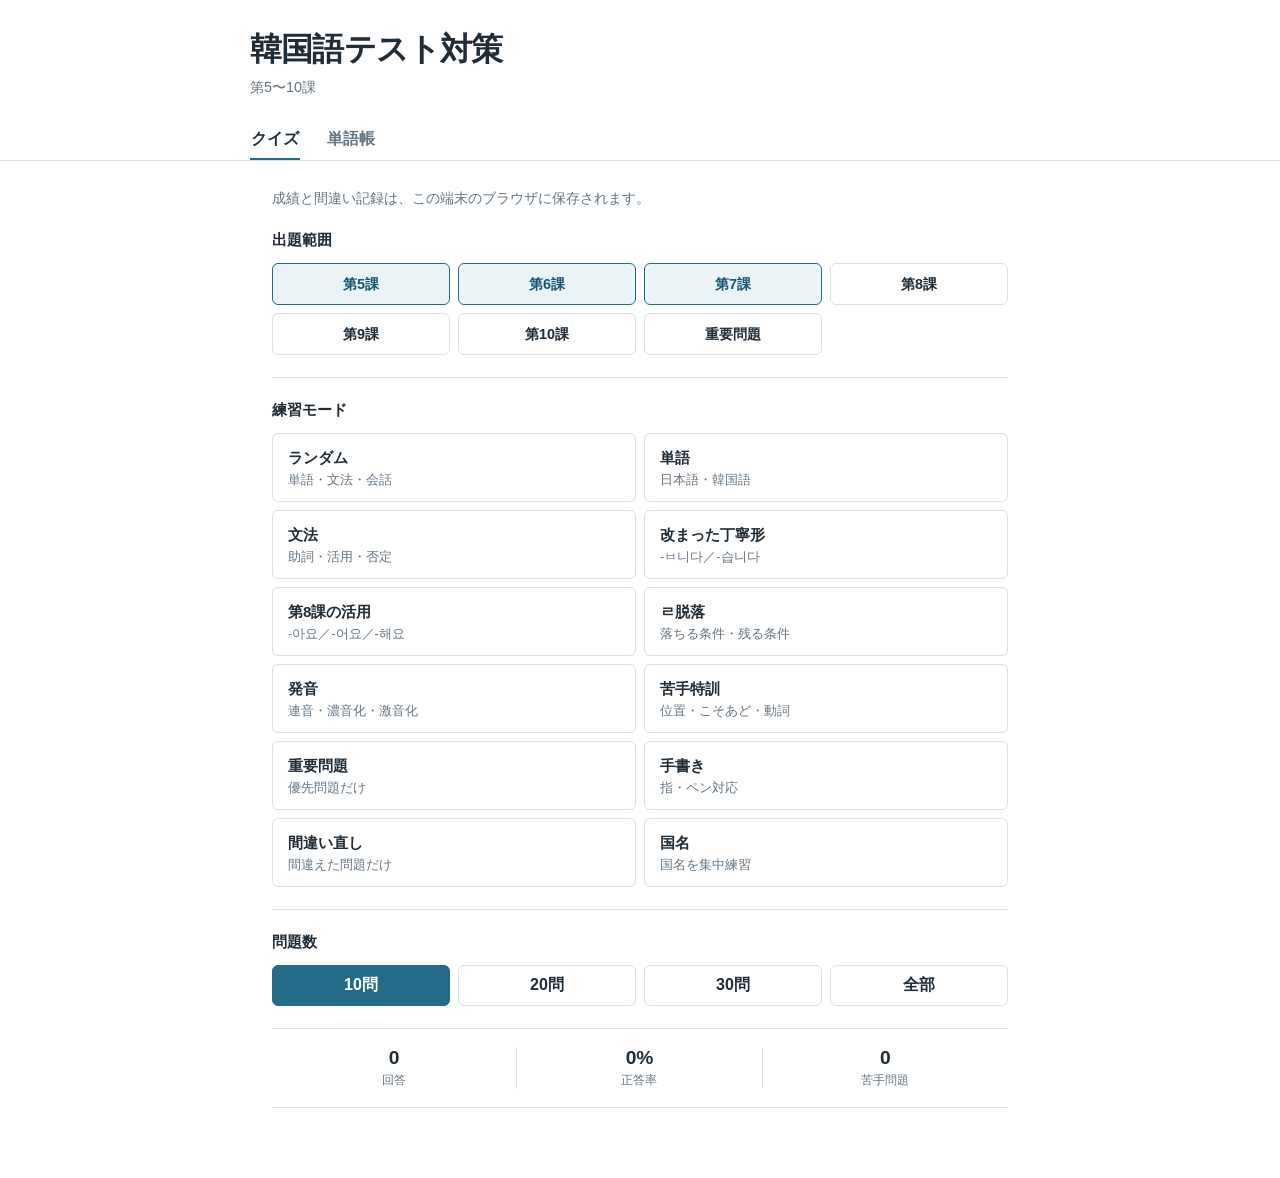
<file: index.html>
<!doctype html>
<html lang="ja">
<head>
  <meta charset="utf-8">
  <meta name="viewport" content="width=device-width,initial-scale=1,maximum-scale=1,viewport-fit=cover">
  <meta name="theme-color" content="#dff1ff">
  <meta name="apple-mobile-web-app-capable" content="yes">
  <title>韓国語テスト対策</title>
  <link rel="stylesheet" href="style.css?v=20260928-polite">
</head>
<body>
  <header class="app-header">
    <div class="header-inner">
      <h1>韓国語テスト対策</h1>
      <p class="sub">第5〜10課</p>
      <nav class="page-nav" aria-label="ページ移動">
        <a class="page-nav-link active" href="index.html">クイズ</a>
        <a class="page-nav-link" href="flashcards.html">単語帳</a>
      </nav>
    </div>
  </header>

  <main class="app-shell">
    <section id="homeView" class="view active" aria-label="ホーム">
      <p class="notice">成績と間違い記録は、この端末のブラウザに保存されます。</p>

      <section class="panel">
        <h2>出題範囲</h2>
        <div class="chip-grid" id="lessonChips">
          <label class="check-chip"><input type="checkbox" value="5" checked><span>第5課</span></label>
          <label class="check-chip"><input type="checkbox" value="6" checked><span>第6課</span></label>
          <label class="check-chip"><input type="checkbox" value="7" checked><span>第7課</span></label>
          <label class="check-chip"><input type="checkbox" value="8"><span>第8課</span></label>
          <label class="check-chip"><input type="checkbox" value="9"><span>第9課</span></label>
          <label class="check-chip"><input type="checkbox" value="10"><span>第10課</span></label>
          <label class="check-chip priority"><input type="checkbox" value="priority"><span>重要問題</span></label>
        </div>
      </section>

      <section class="panel">
        <h2>練習モード</h2>
        <div class="mode-grid">
          <button type="button" class="mode-card" data-mode="mixed"><strong>ランダム</strong><small>単語・文法・会話</small></button>
          <button type="button" class="mode-card" data-mode="vocab"><strong>単語</strong><small>日本語・韓国語</small></button>
          <button type="button" class="mode-card" data-mode="grammar"><strong>文法</strong><small>助詞・活用・否定</small></button>
          <button type="button" class="mode-card" data-mode="polite"><strong>改まった丁寧形</strong><small>-ㅂ니다／-습니다</small></button>
          <button type="button" class="mode-card" data-mode="lesson8form"><strong>第8課の活用</strong><small>-아요／-어요／-해요</small></button>
          <button type="button" class="mode-card" data-mode="rieul"><strong>ㄹ脱落</strong><small>落ちる条件・残る条件</small></button>
          <button type="button" class="mode-card" data-mode="pronunciation"><strong>発音</strong><small>連音・濃音化・激音化</small></button>
          <button type="button" class="mode-card" data-mode="focus"><strong>苦手特訓</strong><small>位置・こそあど・動詞</small></button>
          <button type="button" class="mode-card" data-mode="priority"><strong>重要問題</strong><small>優先問題だけ</small></button>
          <button type="button" class="mode-card" data-mode="handwriting"><strong>手書き</strong><small>指・ペン対応</small></button>
          <button type="button" class="mode-card" data-mode="mistakes"><strong>間違い直し</strong><small>間違えた問題だけ</small></button>
          <button type="button" class="mode-card" data-mode="countries"><strong>国名</strong><small>国名を集中練習</small></button>
        </div>
      </section>

      <section class="panel compact">
        <h2>問題数</h2>
        <div class="count-row">
          <button type="button" class="count-btn active" data-count="10">10問</button>
          <button type="button" class="count-btn" data-count="20">20問</button>
          <button type="button" class="count-btn" data-count="30">30問</button>
          <button type="button" class="count-btn" data-count="999">全部</button>
        </div>
      </section>

      <section class="stats panel">
        <div><strong id="totalAnswered">0</strong><span>回答</span></div>
        <div><strong id="accuracyRate">0%</strong><span>正答率</span></div>
        <div><strong id="mistakeCount">0</strong><span>苦手問題</span></div>
      </section>
    </section>

    <section id="quizView" class="view" aria-label="クイズ">
      <div class="quiz-topbar">
        <button type="button" id="backHomeBtn" class="ghost-btn">← ホーム</button>
        <div class="progress-wrap"><div id="progressText">1 / 10</div><div class="progress"><span id="progressBar"></span></div></div>
      </div>

      <article class="question-card">
        <div class="question-meta"><span id="lessonBadge" class="badge"></span><span id="categoryBadge" class="badge pale"></span></div>
        <p id="questionPrompt" class="question-prompt"></p>
        <h2 id="questionText" class="question-text"></h2>
        <p id="questionHint" class="question-hint"></p>
        <div id="choiceArea" class="choice-area"></div>
        <div id="inputArea" class="input-area"><textarea id="textAnswer" rows="3" autocomplete="off" autocapitalize="off" spellcheck="false" placeholder="ここに答えを入力"></textarea></div>

        <div id="canvasArea" class="canvas-area hidden">
          <canvas id="writeCanvas" aria-label="手書き欄"></canvas>
          <div class="canvas-tools"><button type="button" id="undoCanvasBtn" class="small-btn">1つ戻す</button><button type="button" id="clearCanvasBtn" class="small-btn">全部消す</button></div>
          <p class="canvas-note">書いたあと「答えを見る」を押して、自分で○×を選びます。</p>
        </div>

        <section class="study-note-panel" aria-label="問題メモ">
          <div class="study-note-heading">
            <div>
              <strong>この問題のメモ</strong>
              <small>語呂合わせ・覚えるコツ・先生の注意など</small>
            </div>
            <span id="noteSaveStatus" class="note-save-status" aria-live="polite"></span>
          </div>
          <textarea id="questionMemo" rows="3" placeholder="例：학교は「学校」と漢字語が同じ／ㅎから始まる"></textarea>
          <div class="study-settings">
            <fieldset class="difficulty-field">
              <legend>苦手度</legend>
              <div id="difficultyButtons" class="difficulty-buttons" aria-label="苦手度">
                <button type="button" data-level="1" aria-label="苦手度1">★</button>
                <button type="button" data-level="2" aria-label="苦手度2">★</button>
                <button type="button" data-level="3" aria-label="苦手度3">★</button>
                <button type="button" data-level="4" aria-label="苦手度4">★</button>
                <button type="button" data-level="5" aria-label="苦手度5">★</button>
              </div>
            </fieldset>
            <label class="learned-check"><input type="checkbox" id="learnedCheck"><span>覚えた</span></label>
          </div>
          <button type="button" id="saveNoteBtn" class="save-note-btn">この問題のメモを保存</button>
        </section>

        <div class="action-row"><button type="button" id="checkBtn" class="primary-btn">答え合わせ</button><button type="button" id="showAnswerBtn" class="secondary-btn hidden">答えを見る</button></div>

        <section id="feedback" class="feedback hidden">
          <div id="resultHeadline" class="result-headline"></div>
          <div class="answer-box"><span>正解</span><strong id="correctAnswer"></strong></div>
          <div id="explanationBox" class="explanation-box"></div>
          <div id="selfGradeArea" class="self-grade hidden"><p>書けていましたか？</p><button type="button" id="selfCorrectBtn" class="grade-btn correct">○ 書けた</button><button type="button" id="selfWrongBtn" class="grade-btn wrong">× 書けなかった</button></div>
          <button type="button" id="nextBtn" class="primary-btn">次の問題</button>
        </section>
      </article>
    </section>

    <section id="resultView" class="view" aria-label="結果">
      <article class="result-card">
        <h2>結果</h2>
        <div class="score-circle"><strong id="finalScore">0</strong><span>点</span></div>
        <p id="finalMessage"></p>
        <div class="result-breakdown"><div><strong id="correctCount">0</strong><span>正解</span></div><div><strong id="wrongCount">0</strong><span>不正解</span></div></div>
        <div id="reviewList" class="review-list"></div>
        <button type="button" id="retryBtn" class="primary-btn">同じ条件でもう一度</button>
        <button type="button" id="resultHomeBtn" class="secondary-btn">ホームに戻る</button>
      </article>
    </section>
  </main>

  <noscript><p class="fatal">JavaScriptを有効にしてください。</p></noscript>
  <script src="questions.js?v=20260928-lesson8b"></script>
  <script src="script.js?v=20260928-lesson8"></script>
</body>
</html>
</file>
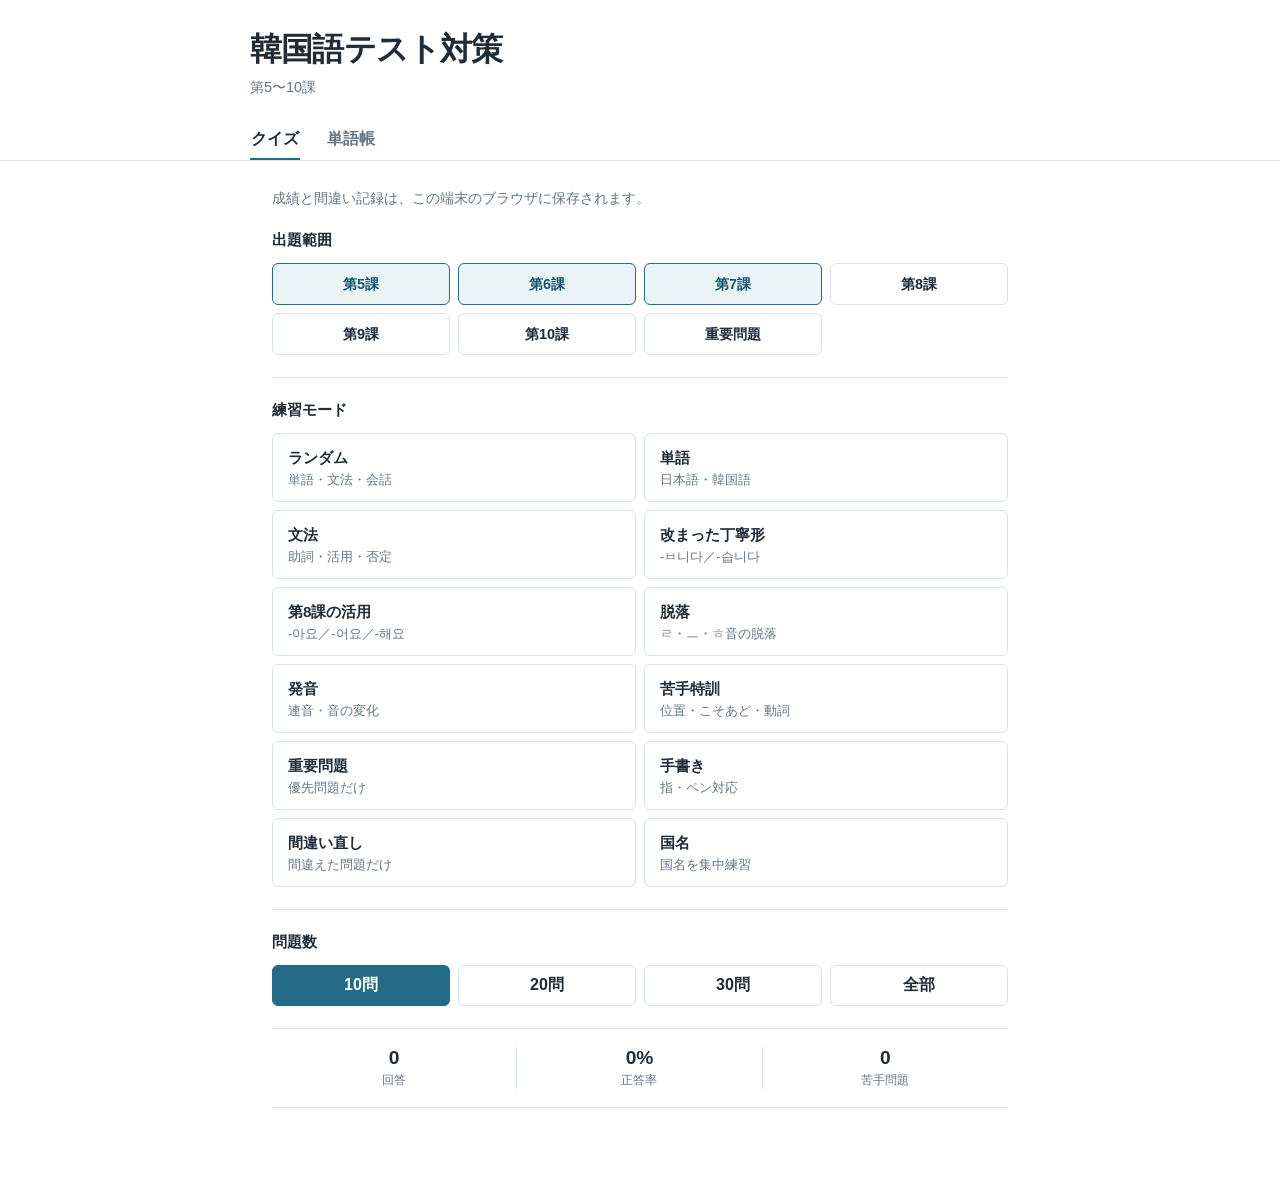
<file: kannkokugo-main/index.html>
<!doctype html>
<html lang="ja">
<head>
  <meta charset="utf-8">
  <meta name="viewport" content="width=device-width,initial-scale=1,maximum-scale=1,viewport-fit=cover">
  <meta name="theme-color" content="#dff1ff">
  <meta name="apple-mobile-web-app-capable" content="yes">
  <title>韓国語テスト対策</title>
  <link rel="stylesheet" href="style.css?v=20260928-polite">
</head>
<body>
  <header class="app-header">
    <div class="header-inner">
      <h1>韓国語テスト対策</h1>
      <p class="sub">第5〜10課</p>
      <nav class="page-nav" aria-label="ページ移動">
        <a class="page-nav-link active" href="index.html">クイズ</a>
        <a class="page-nav-link" href="flashcards.html">単語帳</a>
      </nav>
    </div>
  </header>

  <main class="app-shell">
    <section id="homeView" class="view active" aria-label="ホーム">
      <p class="notice">成績と間違い記録は、この端末のブラウザに保存されます。</p>

      <section class="panel">
        <h2>出題範囲</h2>
        <div class="chip-grid" id="lessonChips">
          <label class="check-chip"><input type="checkbox" value="5" checked><span>第5課</span></label>
          <label class="check-chip"><input type="checkbox" value="6" checked><span>第6課</span></label>
          <label class="check-chip"><input type="checkbox" value="7" checked><span>第7課</span></label>
          <label class="check-chip"><input type="checkbox" value="8"><span>第8課</span></label>
          <label class="check-chip"><input type="checkbox" value="9"><span>第9課</span></label>
          <label class="check-chip"><input type="checkbox" value="10"><span>第10課</span></label>
          <label class="check-chip priority"><input type="checkbox" value="priority"><span>重要問題</span></label>
        </div>
      </section>

      <section class="panel">
        <h2>練習モード</h2>
        <div class="mode-grid">
          <button type="button" class="mode-card" data-mode="mixed"><strong>ランダム</strong><small>単語・文法・会話</small></button>
          <button type="button" class="mode-card" data-mode="vocab"><strong>単語</strong><small>日本語・韓国語</small></button>
          <button type="button" class="mode-card" data-mode="grammar"><strong>文法</strong><small>助詞・活用・否定</small></button>
          <button type="button" class="mode-card" data-mode="polite"><strong>改まった丁寧形</strong><small>-ㅂ니다／-습니다</small></button>
          <button type="button" class="mode-card" data-mode="lesson8form"><strong>第8課の活用</strong><small>-아요／-어요／-해요</small></button>
          <button type="button" class="mode-card" data-mode="dropping"><strong>脱落</strong><small>ㄹ・ㅡ・ㅎ音の脱落</small></button>
          <button type="button" class="mode-card" data-mode="pronunciation"><strong>発音</strong><small>連音・音の変化</small></button>
          <button type="button" class="mode-card" data-mode="focus"><strong>苦手特訓</strong><small>位置・こそあど・動詞</small></button>
          <button type="button" class="mode-card" data-mode="priority"><strong>重要問題</strong><small>優先問題だけ</small></button>
          <button type="button" class="mode-card" data-mode="handwriting"><strong>手書き</strong><small>指・ペン対応</small></button>
          <button type="button" class="mode-card" data-mode="mistakes"><strong>間違い直し</strong><small>間違えた問題だけ</small></button>
          <button type="button" class="mode-card" data-mode="countries"><strong>国名</strong><small>国名を集中練習</small></button>
        </div>
      </section>

      <section class="panel compact">
        <h2>問題数</h2>
        <div class="count-row">
          <button type="button" class="count-btn active" data-count="10">10問</button>
          <button type="button" class="count-btn" data-count="20">20問</button>
          <button type="button" class="count-btn" data-count="30">30問</button>
          <button type="button" class="count-btn" data-count="999">全部</button>
        </div>
      </section>

      <section class="stats panel">
        <div><strong id="totalAnswered">0</strong><span>回答</span></div>
        <div><strong id="accuracyRate">0%</strong><span>正答率</span></div>
        <div><strong id="mistakeCount">0</strong><span>苦手問題</span></div>
      </section>
    </section>

    <section id="quizView" class="view" aria-label="クイズ">
      <div class="quiz-topbar">
        <button type="button" id="backHomeBtn" class="ghost-btn">← ホーム</button>
        <div class="progress-wrap"><div id="progressText">1 / 10</div><div class="progress"><span id="progressBar"></span></div></div>
      </div>

      <article class="question-card">
        <div class="question-meta"><span id="lessonBadge" class="badge"></span><span id="categoryBadge" class="badge pale"></span></div>
        <p id="questionPrompt" class="question-prompt"></p>
        <h2 id="questionText" class="question-text"></h2>
        <p id="questionHint" class="question-hint"></p>
        <div id="choiceArea" class="choice-area"></div>
        <div id="inputArea" class="input-area"><textarea id="textAnswer" rows="3" autocomplete="off" autocapitalize="off" spellcheck="false" placeholder="ここに答えを入力"></textarea></div>

        <div id="canvasArea" class="canvas-area hidden">
          <canvas id="writeCanvas" aria-label="手書き欄"></canvas>
          <div class="canvas-tools"><button type="button" id="undoCanvasBtn" class="small-btn">1つ戻す</button><button type="button" id="clearCanvasBtn" class="small-btn">全部消す</button></div>
          <p class="canvas-note">書いたあと「答えを見る」を押して、自分で○×を選びます。</p>
        </div>

        <section class="study-note-panel" aria-label="問題メモ">
          <div class="study-note-heading">
            <div>
              <strong>この問題のメモ</strong>
              <small>語呂合わせ・覚えるコツ・先生の注意など</small>
            </div>
            <span id="noteSaveStatus" class="note-save-status" aria-live="polite"></span>
          </div>
          <textarea id="questionMemo" rows="3" placeholder="例：학교は「学校」と漢字語が同じ／ㅎから始まる"></textarea>
          <div class="study-settings">
            <fieldset class="difficulty-field">
              <legend>苦手度</legend>
              <div id="difficultyButtons" class="difficulty-buttons" aria-label="苦手度">
                <button type="button" data-level="1" aria-label="苦手度1">★</button>
                <button type="button" data-level="2" aria-label="苦手度2">★</button>
                <button type="button" data-level="3" aria-label="苦手度3">★</button>
                <button type="button" data-level="4" aria-label="苦手度4">★</button>
                <button type="button" data-level="5" aria-label="苦手度5">★</button>
              </div>
            </fieldset>
            <label class="learned-check"><input type="checkbox" id="learnedCheck"><span>覚えた</span></label>
          </div>
          <button type="button" id="saveNoteBtn" class="save-note-btn">この問題のメモを保存</button>
        </section>

        <div class="action-row"><button type="button" id="checkBtn" class="primary-btn">答え合わせ</button><button type="button" id="showAnswerBtn" class="secondary-btn hidden">答えを見る</button></div>

        <section id="feedback" class="feedback hidden">
          <div id="resultHeadline" class="result-headline"></div>
          <div class="answer-box"><span>正解</span><strong id="correctAnswer"></strong></div>
          <div id="explanationBox" class="explanation-box"></div>
          <div id="selfGradeArea" class="self-grade hidden"><p>書けていましたか？</p><button type="button" id="selfCorrectBtn" class="grade-btn correct">○ 書けた</button><button type="button" id="selfWrongBtn" class="grade-btn wrong">× 書けなかった</button></div>
          <button type="button" id="nextBtn" class="primary-btn">次の問題</button>
        </section>
      </article>
    </section>

    <section id="resultView" class="view" aria-label="結果">
      <article class="result-card">
        <h2>結果</h2>
        <div class="score-circle"><strong id="finalScore">0</strong><span>点</span></div>
        <p id="finalMessage"></p>
        <div class="result-breakdown"><div><strong id="correctCount">0</strong><span>正解</span></div><div><strong id="wrongCount">0</strong><span>不正解</span></div></div>
        <div id="reviewList" class="review-list"></div>
        <button type="button" id="retryBtn" class="primary-btn">同じ条件でもう一度</button>
        <button type="button" id="resultHomeBtn" class="secondary-btn">ホームに戻る</button>
      </article>
    </section>
  </main>

  <noscript><p class="fatal">JavaScriptを有効にしてください。</p></noscript>
  <script src="questions.js?v=20260928-hdrop"></script>
  <script src="script.js?v=20260928-hdrop"></script>
</body>
</html>
</file>
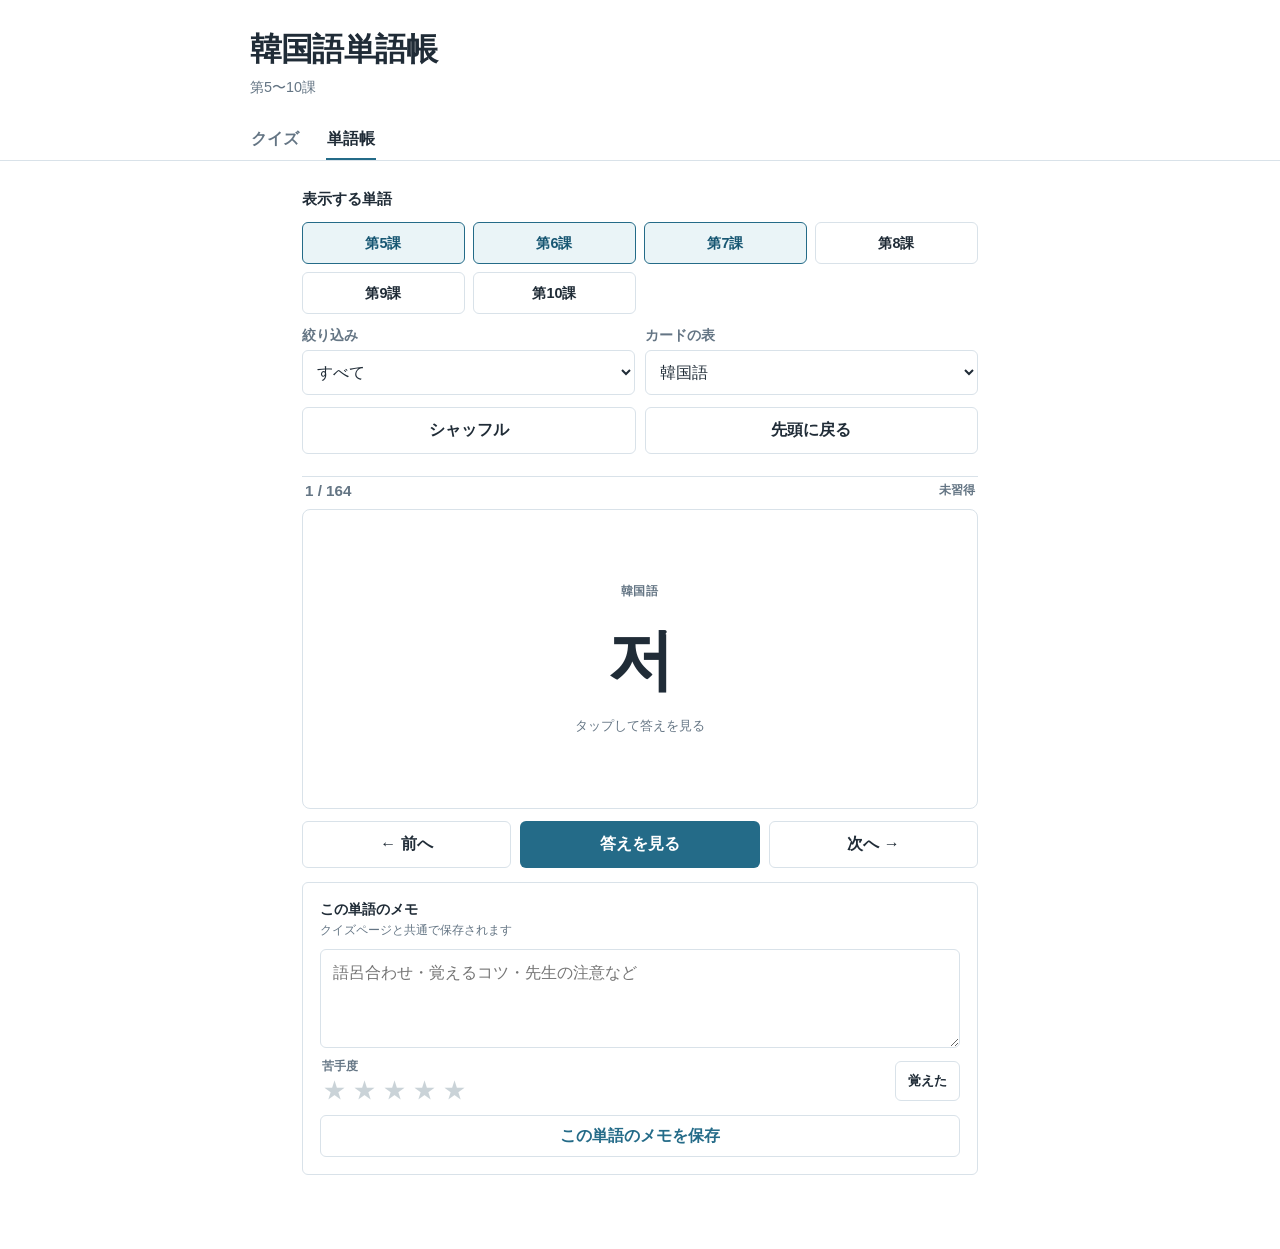
<file: flashcards.html>
<!doctype html>
<html lang="ja">
<head>
  <meta charset="utf-8">
  <meta name="viewport" content="width=device-width,initial-scale=1,maximum-scale=1,viewport-fit=cover">
  <meta name="theme-color" content="#dff1ff">
  <meta name="apple-mobile-web-app-capable" content="yes">
  <title>韓国語単語帳</title>
  <link rel="stylesheet" href="style.css?v=20260928-polite">
</head>
<body>
  <header class="app-header">
    <div class="header-inner">
      <h1>韓国語単語帳</h1>
      <p class="sub">第5〜10課</p>
      <nav class="page-nav" aria-label="ページ移動">
        <a class="page-nav-link" href="index.html">クイズ</a>
        <a class="page-nav-link active" href="flashcards.html">単語帳</a>
      </nav>
    </div>
  </header>

  <main class="app-shell flashcard-shell">
    <section class="panel flashcard-controls">
      <h2>表示する単語</h2>
      <div class="chip-grid" id="flashLessonChips">
        <label class="check-chip"><input type="checkbox" value="5" checked><span>第5課</span></label>
        <label class="check-chip"><input type="checkbox" value="6" checked><span>第6課</span></label>
        <label class="check-chip"><input type="checkbox" value="7" checked><span>第7課</span></label>
        <label class="check-chip"><input type="checkbox" value="8"><span>第8課</span></label>
        <label class="check-chip"><input type="checkbox" value="9"><span>第9課</span></label>
        <label class="check-chip"><input type="checkbox" value="10"><span>第10課</span></label>
      </div>
      <div class="flash-filter-grid">
        <label class="select-label">絞り込み
          <select id="cardFilter">
            <option value="all">すべて</option>
            <option value="unlearned">未習得だけ</option>
            <option value="learned">覚えた単語だけ</option>
            <option value="difficult">苦手度3以上</option>
            <option value="memo">メモありだけ</option>
          </select>
        </label>
        <label class="select-label">カードの表
          <select id="frontMode">
            <option value="korean">韓国語</option>
            <option value="japanese">日本語</option>
            <option value="random">ランダム</option>
          </select>
        </label>
      </div>
      <div class="flash-control-buttons">
        <button type="button" id="shuffleBtn" class="secondary-btn">シャッフル</button>
        <button type="button" id="resetCardsBtn" class="secondary-btn">先頭に戻る</button>
      </div>
    </section>

    <section id="emptyCards" class="notice hidden">条件に合う単語がありません。出題範囲や絞り込みを変えてください。</section>

    <section id="flashcardStudy" class="flashcard-study">
      <div class="flashcard-progress"><strong id="cardPosition">1 / 1</strong><span id="cardStatus"></span></div>

      <button type="button" id="flashcard" class="flashcard" aria-label="カードを裏返す" aria-pressed="false">
        <span class="flashcard-side-label" id="frontLabel">韓国語</span>
        <strong id="frontText" class="flashcard-main"></strong>
        <span id="frontHint" class="flashcard-tap-hint">タップして答えを見る</span>
        <span id="backArea" class="flashcard-back hidden">
          <span class="flashcard-divider"></span>
          <span class="flashcard-side-label" id="backLabel">日本語</span>
          <strong id="backText" class="flashcard-answer"></strong>
          <small id="cardExplanation"></small>
        </span>
      </button>

      <div class="flash-nav-buttons">
        <button type="button" id="prevCardBtn" class="secondary-btn">← 前へ</button>
        <button type="button" id="flipCardBtn" class="primary-btn">答えを見る</button>
        <button type="button" id="nextCardBtn" class="secondary-btn">次へ →</button>
      </div>

      <section class="study-note-panel" aria-label="単語メモ">
        <div class="study-note-heading">
          <div><strong>この単語のメモ</strong><small>クイズページと共通で保存されます</small></div>
          <span id="flashNoteStatus" class="note-save-status" aria-live="polite"></span>
        </div>
        <textarea id="flashMemo" rows="3" placeholder="語呂合わせ・覚えるコツ・先生の注意など"></textarea>
        <div class="study-settings">
          <fieldset class="difficulty-field">
            <legend>苦手度</legend>
            <div id="flashDifficultyButtons" class="difficulty-buttons" aria-label="苦手度">
              <button type="button" data-level="1">★</button><button type="button" data-level="2">★</button><button type="button" data-level="3">★</button><button type="button" data-level="4">★</button><button type="button" data-level="5">★</button>
            </div>
          </fieldset>
          <label class="learned-check"><input type="checkbox" id="flashLearned"><span>覚えた</span></label>
        </div>
        <button type="button" id="saveFlashNoteBtn" class="save-note-btn">この単語のメモを保存</button>
      </section>
    </section>
  </main>

  <noscript><p class="fatal">JavaScriptを有効にしてください。</p></noscript>
  <script src="questions.js?v=20260928-lesson8b"></script>
  <script src="flashcards.js?v=20260928-simple"></script>
</body>
</html>
</file>
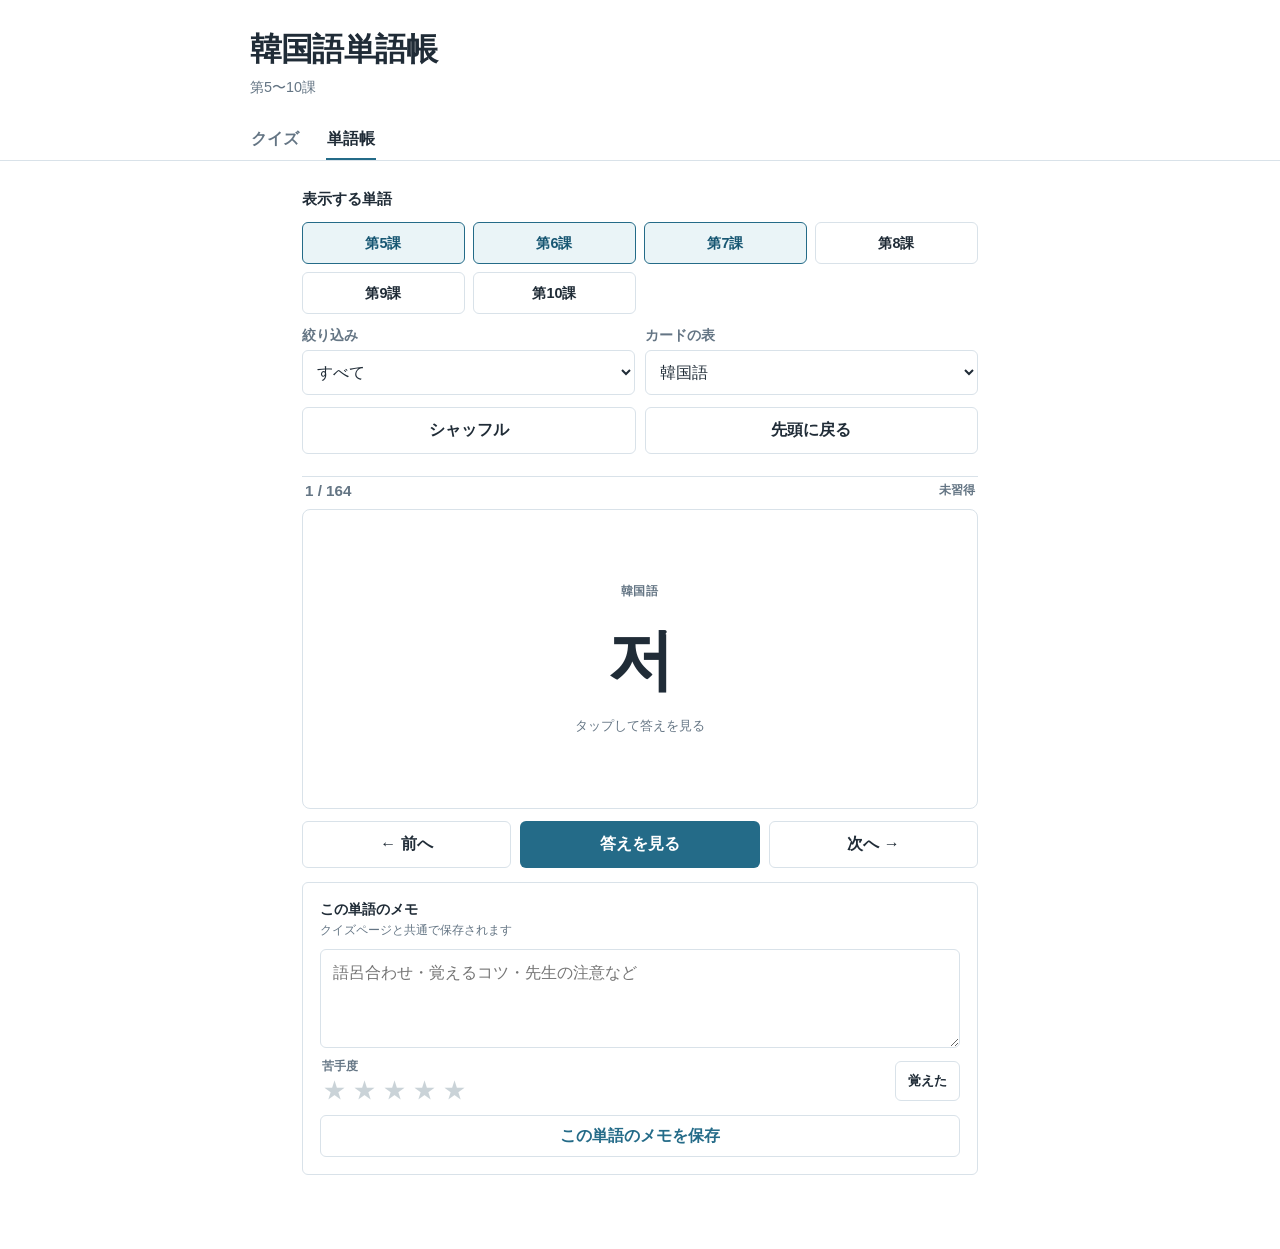
<file: kannkokugo-main/flashcards.html>
<!doctype html>
<html lang="ja">
<head>
  <meta charset="utf-8">
  <meta name="viewport" content="width=device-width,initial-scale=1,maximum-scale=1,viewport-fit=cover">
  <meta name="theme-color" content="#dff1ff">
  <meta name="apple-mobile-web-app-capable" content="yes">
  <title>韓国語単語帳</title>
  <link rel="stylesheet" href="style.css?v=20260928-polite">
</head>
<body>
  <header class="app-header">
    <div class="header-inner">
      <h1>韓国語単語帳</h1>
      <p class="sub">第5〜10課</p>
      <nav class="page-nav" aria-label="ページ移動">
        <a class="page-nav-link" href="index.html">クイズ</a>
        <a class="page-nav-link active" href="flashcards.html">単語帳</a>
      </nav>
    </div>
  </header>

  <main class="app-shell flashcard-shell">
    <section class="panel flashcard-controls">
      <h2>表示する単語</h2>
      <div class="chip-grid" id="flashLessonChips">
        <label class="check-chip"><input type="checkbox" value="5" checked><span>第5課</span></label>
        <label class="check-chip"><input type="checkbox" value="6" checked><span>第6課</span></label>
        <label class="check-chip"><input type="checkbox" value="7" checked><span>第7課</span></label>
        <label class="check-chip"><input type="checkbox" value="8"><span>第8課</span></label>
        <label class="check-chip"><input type="checkbox" value="9"><span>第9課</span></label>
        <label class="check-chip"><input type="checkbox" value="10"><span>第10課</span></label>
      </div>
      <div class="flash-filter-grid">
        <label class="select-label">絞り込み
          <select id="cardFilter">
            <option value="all">すべて</option>
            <option value="unlearned">未習得だけ</option>
            <option value="learned">覚えた単語だけ</option>
            <option value="difficult">苦手度3以上</option>
            <option value="memo">メモありだけ</option>
          </select>
        </label>
        <label class="select-label">カードの表
          <select id="frontMode">
            <option value="korean">韓国語</option>
            <option value="japanese">日本語</option>
            <option value="random">ランダム</option>
          </select>
        </label>
      </div>
      <div class="flash-control-buttons">
        <button type="button" id="shuffleBtn" class="secondary-btn">シャッフル</button>
        <button type="button" id="resetCardsBtn" class="secondary-btn">先頭に戻る</button>
      </div>
    </section>

    <section id="emptyCards" class="notice hidden">条件に合う単語がありません。出題範囲や絞り込みを変えてください。</section>

    <section id="flashcardStudy" class="flashcard-study">
      <div class="flashcard-progress"><strong id="cardPosition">1 / 1</strong><span id="cardStatus"></span></div>

      <button type="button" id="flashcard" class="flashcard" aria-label="カードを裏返す" aria-pressed="false">
        <span class="flashcard-side-label" id="frontLabel">韓国語</span>
        <strong id="frontText" class="flashcard-main"></strong>
        <span id="frontHint" class="flashcard-tap-hint">タップして答えを見る</span>
        <span id="backArea" class="flashcard-back hidden">
          <span class="flashcard-divider"></span>
          <span class="flashcard-side-label" id="backLabel">日本語</span>
          <strong id="backText" class="flashcard-answer"></strong>
          <small id="cardExplanation"></small>
        </span>
      </button>

      <div class="flash-nav-buttons">
        <button type="button" id="prevCardBtn" class="secondary-btn">← 前へ</button>
        <button type="button" id="flipCardBtn" class="primary-btn">答えを見る</button>
        <button type="button" id="nextCardBtn" class="secondary-btn">次へ →</button>
      </div>

      <section class="study-note-panel" aria-label="単語メモ">
        <div class="study-note-heading">
          <div><strong>この単語のメモ</strong><small>クイズページと共通で保存されます</small></div>
          <span id="flashNoteStatus" class="note-save-status" aria-live="polite"></span>
        </div>
        <textarea id="flashMemo" rows="3" placeholder="語呂合わせ・覚えるコツ・先生の注意など"></textarea>
        <div class="study-settings">
          <fieldset class="difficulty-field">
            <legend>苦手度</legend>
            <div id="flashDifficultyButtons" class="difficulty-buttons" aria-label="苦手度">
              <button type="button" data-level="1">★</button><button type="button" data-level="2">★</button><button type="button" data-level="3">★</button><button type="button" data-level="4">★</button><button type="button" data-level="5">★</button>
            </div>
          </fieldset>
          <label class="learned-check"><input type="checkbox" id="flashLearned"><span>覚えた</span></label>
        </div>
        <button type="button" id="saveFlashNoteBtn" class="save-note-btn">この単語のメモを保存</button>
      </section>
    </section>
  </main>

  <noscript><p class="fatal">JavaScriptを有効にしてください。</p></noscript>
  <script src="questions.js?v=20260928-hdrop"></script>
  <script src="flashcards.js?v=20260928-simple"></script>
</body>
</html>
</file>
<file: style.css>
*{box-sizing:border-box}html{-webkit-text-size-adjust:100%;font-family:-apple-system,BlinkMacSystemFont,"Hiragino Sans","Yu Gothic",sans-serif;background:#f6fbff;color:#183247}body{margin:0;min-height:100vh;background:linear-gradient(180deg,#eaf6ff 0,#f8fcff 32%,#fff 100%);overscroll-behavior-y:none}button,textarea{font:inherit}button{cursor:pointer;-webkit-tap-highlight-color:transparent;touch-action:manipulation}.app-header{padding:26px 18px 20px;background:#dff1ff;border-bottom:1px solid #c7e4f6}.header-inner,.app-shell{width:min(100%,820px);margin:auto}.eyebrow{margin:0 0 6px;font-size:.72rem;font-weight:900;letter-spacing:.14em;color:#4a7c9c}.app-header h1{margin:0;font-size:clamp(1.55rem,6vw,2.15rem)}.sub{margin:8px 0 0;color:#527087;font-size:.9rem}.app-shell{padding:18px 14px 50px}.view{display:none}.view.active{display:block}.notice{margin-bottom:14px;padding:13px 15px;border-radius:14px;background:#fff7cf;border:1px solid #f0da78;line-height:1.6;font-size:.9rem}.notice strong{display:block}.panel,.question-card,.result-card{background:#fff;border:1px solid #dceaf3;border-radius:20px;box-shadow:0 8px 24px rgba(45,95,128,.08)}.panel{padding:18px;margin-bottom:14px}.panel h2{margin:0 0 14px;font-size:1rem}.compact{padding-bottom:16px}.chip-grid{display:grid;grid-template-columns:repeat(2,1fr);gap:9px}.check-chip{position:relative}.check-chip input{position:absolute;opacity:0}.check-chip span{display:flex;align-items:center;justify-content:center;min-height:46px;padding:10px;border:2px solid #d4e4ee;border-radius:13px;background:#f8fcff;font-weight:800}.check-chip input:checked+span{border-color:#4497c7;background:#e3f5ff;color:#12668f}.check-chip.priority input:checked+span{border-color:#e0a629;background:#fff5cf;color:#8b5a00}.mode-grid{display:grid;grid-template-columns:repeat(2,minmax(0,1fr));gap:10px}.mode-card{min-height:112px;padding:13px 9px;border:1px solid #d7e7f1;border-radius:16px;background:#f9fcff;color:#183247;text-align:center;box-shadow:0 3px 10px rgba(39,91,125,.05)}.mode-card:active{transform:scale(.98);background:#eaf7ff}.mode-card span,.mode-card strong,.mode-card small{display:block}.mode-icon{font-size:1.65rem;margin-bottom:5px}.mode-card strong{font-size:.98rem}.mode-card small{margin-top:4px;color:#698397;font-size:.74rem;line-height:1.35}.count-row{display:grid;grid-template-columns:repeat(4,1fr);gap:8px}.count-btn,.small-btn,.ghost-btn{min-height:42px;border:1px solid #cfe1ec;border-radius:12px;background:#f7fbfe;color:#31566e;font-weight:800}.count-btn.active{background:#247eaf;color:#fff;border-color:#247eaf}.stats{display:grid;grid-template-columns:repeat(3,1fr);text-align:center}.stats div{padding:5px;border-right:1px solid #e4eef4}.stats div:last-child{border:0}.stats strong,.stats span{display:block}.stats strong{font-size:1.4rem}.stats span{margin-top:3px;color:#6d8291;font-size:.75rem}.quiz-topbar{display:flex;align-items:center;gap:14px;margin-bottom:12px}.ghost-btn{padding:0 13px;white-space:nowrap}.progress-wrap{flex:1;text-align:right;font-size:.8rem;font-weight:800}.progress{height:8px;margin-top:5px;overflow:hidden;border-radius:99px;background:#dbeaf2}.progress span{display:block;width:0;height:100%;background:#2888b9;transition:width .2s}.question-card{padding:20px 17px}.question-meta{display:flex;gap:7px}.badge{padding:5px 9px;border-radius:99px;background:#2079aa;color:#fff;font-size:.75rem;font-weight:900}.badge.pale{background:#e9f5fb;color:#28647f}.question-prompt{margin:20px 0 7px;color:#678093;font-weight:700;font-size:.9rem}.question-text{margin:0 0 10px;font-size:clamp(1.35rem,6vw,2rem);line-height:1.45;overflow-wrap:anywhere}.question-hint{min-height:1.2em;margin:0 0 14px;color:#7d6a38;font-size:.83rem}.choice-area{display:grid;gap:9px}.choice-btn{width:100%;min-height:52px;padding:11px;border:2px solid #d7e6ef;border-radius:14px;background:#fff;color:#183247;text-align:left;font-weight:800}.choice-btn.selected{border-color:#1e83b7;background:#e6f6ff}.choice-btn.correct{border-color:#38a66b;background:#e7f8ee}.choice-btn.wrong{border-color:#dc6464;background:#fff0f0}.input-area textarea{width:100%;min-height:100px;padding:14px;border:2px solid #cfe2ed;border-radius:14px;background:#fcfeff;color:#183247;font-size:16px;resize:vertical}.input-area textarea:focus{outline:3px solid rgba(49,145,195,.18);border-color:#3191c3}.canvas-area{margin-top:4px}#writeCanvas{display:block;width:100%;height:300px;border:2px solid #bcd8e8;border-radius:15px;background:#fff;touch-action:none;user-select:none;-webkit-user-select:none}.canvas-tools{display:flex;gap:8px;margin-top:9px}.canvas-tools button{flex:1}.canvas-note{margin:8px 2px 0;color:#697f8e;font-size:.8rem}.action-row{display:flex;gap:9px;margin-top:18px}.primary-btn,.secondary-btn,.grade-btn{width:100%;min-height:50px;padding:12px 16px;border-radius:14px;font-weight:900}.primary-btn{border:0;background:#207eaf;color:#fff}.secondary-btn{border:2px solid #a9cddd;background:#fff;color:#22698c}.feedback{margin-top:18px;padding-top:17px;border-top:1px solid #dce8ef}.result-headline{margin-bottom:12px;font-size:1.25rem;font-weight:900}.result-headline.ok{color:#16834a}.result-headline.ng{color:#c64040}.answer-box{padding:13px;border-radius:13px;background:#eef8fd}.answer-box span,.answer-box strong{display:block}.answer-box span{font-size:.75rem;color:#668093}.answer-box strong{margin-top:4px;font-size:1.2rem;white-space:pre-wrap}.explanation-box{margin-top:10px;padding:13px;border-radius:13px;background:#f8fafb;white-space:pre-wrap;line-height:1.65}.self-grade{display:grid;grid-template-columns:1fr 1fr;gap:8px;margin:14px 0}.self-grade p{grid-column:1/-1;margin:0;font-weight:900}.grade-btn{border:0}.grade-btn.correct{background:#e4f7ec;color:#167044}.grade-btn.wrong{background:#fff0f0;color:#b73f3f}.feedback>#nextBtn{margin-top:12px}.result-card{padding:24px 18px;text-align:center}.result-card h2{margin:3px 0 16px}.score-circle{display:flex;align-items:baseline;justify-content:center;width:140px;height:140px;margin:0 auto 15px;border:10px solid #d8effa;border-radius:50%;flex-direction:row;padding-top:36px}.score-circle strong{font-size:2.7rem}.result-breakdown{display:grid;grid-template-columns:1fr 1fr;margin:18px 0}.result-breakdown div:first-child{border-right:1px solid #dce8ef}.result-breakdown strong,.result-breakdown span{display:block}.result-breakdown strong{font-size:1.5rem}.result-breakdown span{font-size:.8rem;color:#6f8493}.review-list{text-align:left;margin-bottom:15px}.review-item{padding:12px 2px;border-top:1px solid #e2ebf0}.review-item strong,.review-item span{display:block;overflow-wrap:anywhere}.review-item span{margin-top:4px;color:#607889;font-size:.82rem;line-height:1.5}.result-card>.secondary-btn{margin-top:9px}.hidden{display:none!important}.fatal{margin:20px;padding:14px;background:#fff0f0;color:#a00}.error-box{margin:20px auto;padding:16px;max-width:760px;border:2px solid #d85858;border-radius:14px;background:#fff1f1;color:#9c2525;font-weight:700}@media(min-width:650px){.app-shell{padding:24px 18px 60px}.mode-grid{grid-template-columns:repeat(4,1fr)}.mode-card{min-height:120px}.chip-grid{grid-template-columns:repeat(4,1fr)}.question-card{padding:28px}.question-text{font-size:2rem}}@media(max-width:360px){.mode-grid{gap:7px}.mode-card{min-height:104px;padding:10px 5px}.count-row{gap:5px}.count-btn{font-size:.82rem}.question-card{padding:17px 13px}}

/* 問題ごとのメモ・苦手度・覚えたチェック */
.study-note-panel{margin:18px 0 4px;padding:15px;border:1px solid #d5e8f3;border-radius:16px;background:#f8fcff}.study-note-heading{display:flex;align-items:flex-start;justify-content:space-between;gap:10px;margin-bottom:10px}.study-note-heading strong,.study-note-heading small{display:block}.study-note-heading strong{font-size:.95rem}.study-note-heading small{margin-top:3px;color:#6b8394;font-size:.72rem;line-height:1.4}.note-save-status{min-width:3em;color:#23845f;font-size:.75rem;font-weight:900;text-align:right}.study-note-panel textarea{display:block;width:100%;min-height:78px;resize:vertical;padding:11px 12px;border:1px solid #cbdfea;border-radius:12px;background:#fff;color:#183247;line-height:1.55}.study-note-panel textarea:focus{outline:3px solid rgba(36,126,175,.14);border-color:#4b9bc7}.study-settings{display:flex;align-items:center;justify-content:space-between;gap:12px;margin-top:11px}.difficulty-field{min-width:0;margin:0;padding:0;border:0}.difficulty-field legend{margin-bottom:3px;color:#617d90;font-size:.72rem;font-weight:800}.difficulty-buttons{display:flex;gap:1px}.difficulty-buttons button{padding:2px;min-width:29px;border:0;background:transparent;color:#c7d3db;font-size:1.45rem;line-height:1;touch-action:manipulation}.difficulty-buttons button.active{color:#f2b62f}.learned-check{position:relative;flex:0 0 auto}.learned-check input{position:absolute;opacity:0;pointer-events:none}.learned-check span{display:flex;align-items:center;justify-content:center;min-height:40px;padding:8px 12px;border:1px solid #cfe0e9;border-radius:11px;background:#fff;color:#496b80;font-size:.82rem;font-weight:900}.learned-check input:checked+span{border-color:#55aa82;background:#e7f8ef;color:#26714d}.save-note-btn{width:100%;min-height:42px;margin-top:11px;border:1px solid #88b8d1;border-radius:12px;background:#e9f6fc;color:#1f6489;font-weight:900}.save-note-btn:active{transform:scale(.99)}
@media(max-width:420px){.study-settings{align-items:flex-end}.difficulty-buttons button{min-width:26px;font-size:1.3rem}.learned-check span{padding:8px 9px}}

/* ページ移動・単語帳 */
.page-nav{display:flex;gap:8px;margin-top:15px}.page-nav-link{display:inline-flex;align-items:center;justify-content:center;min-width:92px;min-height:40px;padding:8px 14px;border:1px solid #b8d9eb;border-radius:12px;background:rgba(255,255,255,.7);color:#28647f;font-weight:900;text-decoration:none}.page-nav-link.active{border-color:#247eaf;background:#247eaf;color:#fff}.flashcard-shell{max-width:720px}.flashcard-controls h2{margin-bottom:12px}.flash-filter-grid{display:grid;grid-template-columns:1fr 1fr;gap:10px;margin-top:13px}.select-label{display:grid;gap:5px;color:#617d90;font-size:.75rem;font-weight:900}.select-label select{width:100%;min-height:45px;padding:8px 10px;border:1px solid #cbdfea;border-radius:12px;background:#fff;color:#183247;font-size:16px}.flash-control-buttons,.flash-nav-buttons{display:grid;grid-template-columns:1fr 1fr;gap:9px;margin-top:12px}.flashcard-progress{display:flex;align-items:center;justify-content:space-between;gap:12px;margin:5px 3px 10px;color:#56758a}.flashcard-progress strong{font-size:.95rem}.flashcard-progress span{font-size:.78rem;font-weight:800}.flashcard{display:flex;width:100%;min-height:330px;padding:24px 18px;border:2px solid #c5deeb;border-radius:24px;background:#fff;color:#183247;box-shadow:0 10px 28px rgba(45,95,128,.1);align-items:center;justify-content:center;flex-direction:column;text-align:center}.flashcard:active{transform:scale(.995)}.flashcard-side-label{display:block;color:#628297;font-size:.78rem;font-weight:900;letter-spacing:.08em}.flashcard-main{display:block;margin:18px 0 15px;font-size:clamp(2.2rem,11vw,4.2rem);line-height:1.25;overflow-wrap:anywhere}.flashcard-tap-hint{color:#7890a0;font-size:.82rem}.flashcard-back{display:block;width:100%}.flashcard-divider{display:block;width:70px;height:2px;margin:20px auto;background:#d7e7ef}.flashcard-answer{display:block;margin:12px 0 8px;font-size:clamp(1.55rem,7vw,2.5rem);line-height:1.4;overflow-wrap:anywhere}.flashcard-back small{display:block;margin-top:12px;color:#6b8394;line-height:1.6;white-space:pre-wrap}.flash-nav-buttons{grid-template-columns:1fr 1.15fr 1fr}.flash-nav-buttons button{padding-left:8px;padding-right:8px}.flashcard-study>.study-note-panel{margin-top:14px}@media(max-width:430px){.flash-filter-grid{grid-template-columns:1fr}.flashcard{min-height:300px;padding:20px 14px}.flash-nav-buttons{gap:6px}.flash-nav-buttons button{font-size:.84rem}.page-nav-link{min-width:84px}}

/* Quiet study layout */
:root{color-scheme:light;--ink:#202c37;--muted:#647584;--line:#d9e2e9;--surface:#fff;--accent:#246b88;--accent-soft:#eaf4f7}
html{background:#fff;color:var(--ink)}
body{background:#fff;color:var(--ink);overscroll-behavior-y:auto}
.app-header{padding:28px 22px 0;background:#fff;border-bottom:1px solid var(--line)}
.header-inner,.app-shell{width:min(100%,780px)}
.app-header h1{font-size:clamp(1.5rem,4vw,2rem);font-weight:700;letter-spacing:-.025em}
.sub{margin:6px 0 0;color:var(--muted);font-size:.9rem}
.page-nav{gap:26px;margin-top:23px}
.page-nav-link,.page-nav-link.active{min-width:0;min-height:40px;padding:8px 1px;border:0;border-bottom:2px solid transparent;border-radius:0;background:transparent;color:var(--muted);font-weight:600}
.page-nav-link.active{border-color:var(--accent);color:var(--ink)}
.app-shell{padding:25px 22px 60px}
.notice{margin:0 0 21px;padding:0;border:0;border-radius:0;background:none;color:var(--muted);font-size:.85rem;line-height:1.5}
.panel,.question-card,.result-card{margin-bottom:0;padding:22px 0;border:0;border-bottom:1px solid var(--line);border-radius:0;background:var(--surface);box-shadow:none}
.panel:first-of-type{padding-top:0}
.panel h2{margin:0 0 12px;font-size:.95rem;font-weight:700}
.chip-grid{grid-template-columns:repeat(4,minmax(0,1fr));gap:8px}
.check-chip span{min-height:42px;padding:8px 6px;border:1px solid var(--line);border-radius:6px;background:#fff;color:var(--ink);font-size:.9rem;font-weight:600}
.check-chip input:checked+span,.check-chip.priority input:checked+span{border-color:var(--accent);background:var(--accent-soft);color:#185773}
.check-chip input:focus-visible+span,.learned-check input:focus-visible+span{outline:2px solid var(--accent);outline-offset:2px}
.mode-grid{grid-template-columns:repeat(2,minmax(0,1fr));gap:8px}
.mode-card{display:flex;min-height:69px;padding:11px 15px;align-items:flex-start;justify-content:center;flex-direction:column;border:1px solid var(--line);border-radius:6px;background:#fff;color:var(--ink);text-align:left;box-shadow:none}
.mode-card:hover,.check-chip:hover span,.count-btn:hover,.secondary-btn:hover{border-color:#8aabba;background:#f7fafb}
.mode-card:active{transform:none;background:var(--accent-soft)}
.mode-card strong{font-size:.95rem;font-weight:700}.mode-card small{margin-top:2px;color:var(--muted);font-size:.8rem}
.count-row{gap:8px}.count-btn,.small-btn,.ghost-btn{min-height:41px;border:1px solid var(--line);border-radius:6px;background:#fff;color:var(--ink);font-weight:600}
.count-btn.active{border-color:var(--accent);background:var(--accent);color:#fff}
.stats{padding-top:18px;padding-bottom:18px}
.stats div{padding:0 5px;border-color:var(--line)}.stats strong{font-size:1.2rem;font-weight:700}.stats span{color:var(--muted);font-size:.78rem}
.quiz-topbar{margin-bottom:0;padding:12px 0;border-bottom:1px solid var(--line)}.progress-wrap{color:var(--muted);font-weight:600}.progress{height:4px;background:#e7edef}.progress span{background:var(--accent)}
.question-card{padding:24px 0;border:0}.question-meta{gap:6px}.badge,.badge.pale{padding:4px 8px;border:1px solid var(--line);border-radius:4px;background:#fff;color:var(--muted);font-size:.75rem;font-weight:600}
.question-prompt{margin:22px 0 7px;color:var(--muted);font-size:.9rem;font-weight:500}.question-text{font-size:clamp(1.5rem,5vw,2rem)}.question-hint{color:var(--muted)}
.question-text{white-space:pre-line}
.choice-btn{min-height:48px;border:1px solid var(--line);border-radius:6px;color:var(--ink);font-weight:600}.choice-btn.selected{border-color:var(--accent);background:var(--accent-soft)}
.input-area textarea,.study-note-panel textarea{border:1px solid var(--line);border-radius:6px;background:#fff;color:var(--ink);font-size:1rem}
.input-area textarea:focus,.study-note-panel textarea:focus{outline:2px solid #a4d4e3;border-color:var(--accent)}
#writeCanvas{border:1px solid var(--line);border-radius:6px}.canvas-note{color:var(--muted)}
.primary-btn,.secondary-btn,.grade-btn{min-height:45px;border-radius:6px;font-weight:700}.primary-btn{background:var(--accent)}.secondary-btn{border:1px solid var(--line);background:#fff;color:var(--ink)}
.feedback{border-color:var(--line)}.answer-box,.explanation-box{border-radius:6px;background:#f5f8f9}.answer-box span,.result-breakdown span{color:var(--muted)}
.result-card{text-align:left}.result-card h2{margin:0 0 12px;font-size:1.2rem}.score-circle{display:block;width:auto;height:auto;margin:0;border:0;border-radius:0;padding:0}.score-circle strong{font-size:2.2rem}.result-breakdown{max-width:320px}.review-item{border-color:var(--line)}
.study-note-panel{margin:20px 0 4px;padding:17px;border:1px solid var(--line);border-radius:6px;background:#fff}
.study-note-heading strong{font-size:.9rem}.study-note-heading small{color:var(--muted);font-size:.78rem}.note-save-status{color:var(--accent)}
.difficulty-field legend{color:var(--muted)}.difficulty-buttons button{color:#cad3d8}.difficulty-buttons button.active{color:#ad7525}
.learned-check span{border-color:var(--line);border-radius:6px;background:#fff;color:var(--ink);font-weight:600}.learned-check input:checked+span{border-color:var(--accent);background:var(--accent-soft);color:var(--accent)}
.save-note-btn{border:1px solid var(--line);border-radius:6px;background:#fff;color:var(--accent);font-weight:700}
.select-label{color:var(--muted);font-size:.85rem;font-weight:600}.select-label select{border-color:var(--line);border-radius:6px;color:var(--ink)}
.flashcard-progress{color:var(--muted)}.flashcard-progress span{font-weight:600}
.flashcard{min-height:300px;border:1px solid var(--line);border-radius:8px;box-shadow:none;color:var(--ink)}
.flashcard-side-label{color:var(--muted);font-weight:600}.flashcard-tap-hint,.flashcard-back small{color:var(--muted)}.flashcard-divider{height:1px;background:var(--line)}
.error-box{border:1px solid #cc7575;border-radius:6px}
@media(min-width:650px){.app-shell{padding:28px 22px 70px}.mode-grid{grid-template-columns:repeat(2,minmax(0,1fr))}.mode-card{min-height:69px}.chip-grid{grid-template-columns:repeat(4,minmax(0,1fr))}.question-card{padding:28px 0}}
@media(max-width:560px){.app-header{padding:22px 18px 0}.app-shell{padding:22px 18px 50px}.chip-grid{grid-template-columns:repeat(3,minmax(0,1fr))}.mode-grid{grid-template-columns:repeat(2,minmax(0,1fr))}.mode-card{min-height:75px;padding:10px}.mode-card small{font-size:.75rem}.question-card{padding:22px 0}}
@media(max-width:360px){.chip-grid{grid-template-columns:repeat(2,minmax(0,1fr))}.count-btn{font-size:.84rem}.mode-card{min-height:75px}}
</file>
<file: kannkokugo-main/style.css>
*{box-sizing:border-box}html{-webkit-text-size-adjust:100%;font-family:-apple-system,BlinkMacSystemFont,"Hiragino Sans","Yu Gothic",sans-serif;background:#f6fbff;color:#183247}body{margin:0;min-height:100vh;background:linear-gradient(180deg,#eaf6ff 0,#f8fcff 32%,#fff 100%);overscroll-behavior-y:none}button,textarea{font:inherit}button{cursor:pointer;-webkit-tap-highlight-color:transparent;touch-action:manipulation}.app-header{padding:26px 18px 20px;background:#dff1ff;border-bottom:1px solid #c7e4f6}.header-inner,.app-shell{width:min(100%,820px);margin:auto}.eyebrow{margin:0 0 6px;font-size:.72rem;font-weight:900;letter-spacing:.14em;color:#4a7c9c}.app-header h1{margin:0;font-size:clamp(1.55rem,6vw,2.15rem)}.sub{margin:8px 0 0;color:#527087;font-size:.9rem}.app-shell{padding:18px 14px 50px}.view{display:none}.view.active{display:block}.notice{margin-bottom:14px;padding:13px 15px;border-radius:14px;background:#fff7cf;border:1px solid #f0da78;line-height:1.6;font-size:.9rem}.notice strong{display:block}.panel,.question-card,.result-card{background:#fff;border:1px solid #dceaf3;border-radius:20px;box-shadow:0 8px 24px rgba(45,95,128,.08)}.panel{padding:18px;margin-bottom:14px}.panel h2{margin:0 0 14px;font-size:1rem}.compact{padding-bottom:16px}.chip-grid{display:grid;grid-template-columns:repeat(2,1fr);gap:9px}.check-chip{position:relative}.check-chip input{position:absolute;opacity:0}.check-chip span{display:flex;align-items:center;justify-content:center;min-height:46px;padding:10px;border:2px solid #d4e4ee;border-radius:13px;background:#f8fcff;font-weight:800}.check-chip input:checked+span{border-color:#4497c7;background:#e3f5ff;color:#12668f}.check-chip.priority input:checked+span{border-color:#e0a629;background:#fff5cf;color:#8b5a00}.mode-grid{display:grid;grid-template-columns:repeat(2,minmax(0,1fr));gap:10px}.mode-card{min-height:112px;padding:13px 9px;border:1px solid #d7e7f1;border-radius:16px;background:#f9fcff;color:#183247;text-align:center;box-shadow:0 3px 10px rgba(39,91,125,.05)}.mode-card:active{transform:scale(.98);background:#eaf7ff}.mode-card span,.mode-card strong,.mode-card small{display:block}.mode-icon{font-size:1.65rem;margin-bottom:5px}.mode-card strong{font-size:.98rem}.mode-card small{margin-top:4px;color:#698397;font-size:.74rem;line-height:1.35}.count-row{display:grid;grid-template-columns:repeat(4,1fr);gap:8px}.count-btn,.small-btn,.ghost-btn{min-height:42px;border:1px solid #cfe1ec;border-radius:12px;background:#f7fbfe;color:#31566e;font-weight:800}.count-btn.active{background:#247eaf;color:#fff;border-color:#247eaf}.stats{display:grid;grid-template-columns:repeat(3,1fr);text-align:center}.stats div{padding:5px;border-right:1px solid #e4eef4}.stats div:last-child{border:0}.stats strong,.stats span{display:block}.stats strong{font-size:1.4rem}.stats span{margin-top:3px;color:#6d8291;font-size:.75rem}.quiz-topbar{display:flex;align-items:center;gap:14px;margin-bottom:12px}.ghost-btn{padding:0 13px;white-space:nowrap}.progress-wrap{flex:1;text-align:right;font-size:.8rem;font-weight:800}.progress{height:8px;margin-top:5px;overflow:hidden;border-radius:99px;background:#dbeaf2}.progress span{display:block;width:0;height:100%;background:#2888b9;transition:width .2s}.question-card{padding:20px 17px}.question-meta{display:flex;gap:7px}.badge{padding:5px 9px;border-radius:99px;background:#2079aa;color:#fff;font-size:.75rem;font-weight:900}.badge.pale{background:#e9f5fb;color:#28647f}.question-prompt{margin:20px 0 7px;color:#678093;font-weight:700;font-size:.9rem}.question-text{margin:0 0 10px;font-size:clamp(1.35rem,6vw,2rem);line-height:1.45;overflow-wrap:anywhere}.question-hint{min-height:1.2em;margin:0 0 14px;color:#7d6a38;font-size:.83rem}.choice-area{display:grid;gap:9px}.choice-btn{width:100%;min-height:52px;padding:11px;border:2px solid #d7e6ef;border-radius:14px;background:#fff;color:#183247;text-align:left;font-weight:800}.choice-btn.selected{border-color:#1e83b7;background:#e6f6ff}.choice-btn.correct{border-color:#38a66b;background:#e7f8ee}.choice-btn.wrong{border-color:#dc6464;background:#fff0f0}.input-area textarea{width:100%;min-height:100px;padding:14px;border:2px solid #cfe2ed;border-radius:14px;background:#fcfeff;color:#183247;font-size:16px;resize:vertical}.input-area textarea:focus{outline:3px solid rgba(49,145,195,.18);border-color:#3191c3}.canvas-area{margin-top:4px}#writeCanvas{display:block;width:100%;height:300px;border:2px solid #bcd8e8;border-radius:15px;background:#fff;touch-action:none;user-select:none;-webkit-user-select:none}.canvas-tools{display:flex;gap:8px;margin-top:9px}.canvas-tools button{flex:1}.canvas-note{margin:8px 2px 0;color:#697f8e;font-size:.8rem}.action-row{display:flex;gap:9px;margin-top:18px}.primary-btn,.secondary-btn,.grade-btn{width:100%;min-height:50px;padding:12px 16px;border-radius:14px;font-weight:900}.primary-btn{border:0;background:#207eaf;color:#fff}.secondary-btn{border:2px solid #a9cddd;background:#fff;color:#22698c}.feedback{margin-top:18px;padding-top:17px;border-top:1px solid #dce8ef}.result-headline{margin-bottom:12px;font-size:1.25rem;font-weight:900}.result-headline.ok{color:#16834a}.result-headline.ng{color:#c64040}.answer-box{padding:13px;border-radius:13px;background:#eef8fd}.answer-box span,.answer-box strong{display:block}.answer-box span{font-size:.75rem;color:#668093}.answer-box strong{margin-top:4px;font-size:1.2rem;white-space:pre-wrap}.explanation-box{margin-top:10px;padding:13px;border-radius:13px;background:#f8fafb;white-space:pre-wrap;line-height:1.65}.self-grade{display:grid;grid-template-columns:1fr 1fr;gap:8px;margin:14px 0}.self-grade p{grid-column:1/-1;margin:0;font-weight:900}.grade-btn{border:0}.grade-btn.correct{background:#e4f7ec;color:#167044}.grade-btn.wrong{background:#fff0f0;color:#b73f3f}.feedback>#nextBtn{margin-top:12px}.result-card{padding:24px 18px;text-align:center}.result-card h2{margin:3px 0 16px}.score-circle{display:flex;align-items:baseline;justify-content:center;width:140px;height:140px;margin:0 auto 15px;border:10px solid #d8effa;border-radius:50%;flex-direction:row;padding-top:36px}.score-circle strong{font-size:2.7rem}.result-breakdown{display:grid;grid-template-columns:1fr 1fr;margin:18px 0}.result-breakdown div:first-child{border-right:1px solid #dce8ef}.result-breakdown strong,.result-breakdown span{display:block}.result-breakdown strong{font-size:1.5rem}.result-breakdown span{font-size:.8rem;color:#6f8493}.review-list{text-align:left;margin-bottom:15px}.review-item{padding:12px 2px;border-top:1px solid #e2ebf0}.review-item strong,.review-item span{display:block;overflow-wrap:anywhere}.review-item span{margin-top:4px;color:#607889;font-size:.82rem;line-height:1.5}.result-card>.secondary-btn{margin-top:9px}.hidden{display:none!important}.fatal{margin:20px;padding:14px;background:#fff0f0;color:#a00}.error-box{margin:20px auto;padding:16px;max-width:760px;border:2px solid #d85858;border-radius:14px;background:#fff1f1;color:#9c2525;font-weight:700}@media(min-width:650px){.app-shell{padding:24px 18px 60px}.mode-grid{grid-template-columns:repeat(4,1fr)}.mode-card{min-height:120px}.chip-grid{grid-template-columns:repeat(4,1fr)}.question-card{padding:28px}.question-text{font-size:2rem}}@media(max-width:360px){.mode-grid{gap:7px}.mode-card{min-height:104px;padding:10px 5px}.count-row{gap:5px}.count-btn{font-size:.82rem}.question-card{padding:17px 13px}}

/* 問題ごとのメモ・苦手度・覚えたチェック */
.study-note-panel{margin:18px 0 4px;padding:15px;border:1px solid #d5e8f3;border-radius:16px;background:#f8fcff}.study-note-heading{display:flex;align-items:flex-start;justify-content:space-between;gap:10px;margin-bottom:10px}.study-note-heading strong,.study-note-heading small{display:block}.study-note-heading strong{font-size:.95rem}.study-note-heading small{margin-top:3px;color:#6b8394;font-size:.72rem;line-height:1.4}.note-save-status{min-width:3em;color:#23845f;font-size:.75rem;font-weight:900;text-align:right}.study-note-panel textarea{display:block;width:100%;min-height:78px;resize:vertical;padding:11px 12px;border:1px solid #cbdfea;border-radius:12px;background:#fff;color:#183247;line-height:1.55}.study-note-panel textarea:focus{outline:3px solid rgba(36,126,175,.14);border-color:#4b9bc7}.study-settings{display:flex;align-items:center;justify-content:space-between;gap:12px;margin-top:11px}.difficulty-field{min-width:0;margin:0;padding:0;border:0}.difficulty-field legend{margin-bottom:3px;color:#617d90;font-size:.72rem;font-weight:800}.difficulty-buttons{display:flex;gap:1px}.difficulty-buttons button{padding:2px;min-width:29px;border:0;background:transparent;color:#c7d3db;font-size:1.45rem;line-height:1;touch-action:manipulation}.difficulty-buttons button.active{color:#f2b62f}.learned-check{position:relative;flex:0 0 auto}.learned-check input{position:absolute;opacity:0;pointer-events:none}.learned-check span{display:flex;align-items:center;justify-content:center;min-height:40px;padding:8px 12px;border:1px solid #cfe0e9;border-radius:11px;background:#fff;color:#496b80;font-size:.82rem;font-weight:900}.learned-check input:checked+span{border-color:#55aa82;background:#e7f8ef;color:#26714d}.save-note-btn{width:100%;min-height:42px;margin-top:11px;border:1px solid #88b8d1;border-radius:12px;background:#e9f6fc;color:#1f6489;font-weight:900}.save-note-btn:active{transform:scale(.99)}
@media(max-width:420px){.study-settings{align-items:flex-end}.difficulty-buttons button{min-width:26px;font-size:1.3rem}.learned-check span{padding:8px 9px}}

/* ページ移動・単語帳 */
.page-nav{display:flex;gap:8px;margin-top:15px}.page-nav-link{display:inline-flex;align-items:center;justify-content:center;min-width:92px;min-height:40px;padding:8px 14px;border:1px solid #b8d9eb;border-radius:12px;background:rgba(255,255,255,.7);color:#28647f;font-weight:900;text-decoration:none}.page-nav-link.active{border-color:#247eaf;background:#247eaf;color:#fff}.flashcard-shell{max-width:720px}.flashcard-controls h2{margin-bottom:12px}.flash-filter-grid{display:grid;grid-template-columns:1fr 1fr;gap:10px;margin-top:13px}.select-label{display:grid;gap:5px;color:#617d90;font-size:.75rem;font-weight:900}.select-label select{width:100%;min-height:45px;padding:8px 10px;border:1px solid #cbdfea;border-radius:12px;background:#fff;color:#183247;font-size:16px}.flash-control-buttons,.flash-nav-buttons{display:grid;grid-template-columns:1fr 1fr;gap:9px;margin-top:12px}.flashcard-progress{display:flex;align-items:center;justify-content:space-between;gap:12px;margin:5px 3px 10px;color:#56758a}.flashcard-progress strong{font-size:.95rem}.flashcard-progress span{font-size:.78rem;font-weight:800}.flashcard{display:flex;width:100%;min-height:330px;padding:24px 18px;border:2px solid #c5deeb;border-radius:24px;background:#fff;color:#183247;box-shadow:0 10px 28px rgba(45,95,128,.1);align-items:center;justify-content:center;flex-direction:column;text-align:center}.flashcard:active{transform:scale(.995)}.flashcard-side-label{display:block;color:#628297;font-size:.78rem;font-weight:900;letter-spacing:.08em}.flashcard-main{display:block;margin:18px 0 15px;font-size:clamp(2.2rem,11vw,4.2rem);line-height:1.25;overflow-wrap:anywhere}.flashcard-tap-hint{color:#7890a0;font-size:.82rem}.flashcard-back{display:block;width:100%}.flashcard-divider{display:block;width:70px;height:2px;margin:20px auto;background:#d7e7ef}.flashcard-answer{display:block;margin:12px 0 8px;font-size:clamp(1.55rem,7vw,2.5rem);line-height:1.4;overflow-wrap:anywhere}.flashcard-back small{display:block;margin-top:12px;color:#6b8394;line-height:1.6;white-space:pre-wrap}.flash-nav-buttons{grid-template-columns:1fr 1.15fr 1fr}.flash-nav-buttons button{padding-left:8px;padding-right:8px}.flashcard-study>.study-note-panel{margin-top:14px}@media(max-width:430px){.flash-filter-grid{grid-template-columns:1fr}.flashcard{min-height:300px;padding:20px 14px}.flash-nav-buttons{gap:6px}.flash-nav-buttons button{font-size:.84rem}.page-nav-link{min-width:84px}}

/* Quiet study layout */
:root{color-scheme:light;--ink:#202c37;--muted:#647584;--line:#d9e2e9;--surface:#fff;--accent:#246b88;--accent-soft:#eaf4f7}
html{background:#fff;color:var(--ink)}
body{background:#fff;color:var(--ink);overscroll-behavior-y:auto}
.app-header{padding:28px 22px 0;background:#fff;border-bottom:1px solid var(--line)}
.header-inner,.app-shell{width:min(100%,780px)}
.app-header h1{font-size:clamp(1.5rem,4vw,2rem);font-weight:700;letter-spacing:-.025em}
.sub{margin:6px 0 0;color:var(--muted);font-size:.9rem}
.page-nav{gap:26px;margin-top:23px}
.page-nav-link,.page-nav-link.active{min-width:0;min-height:40px;padding:8px 1px;border:0;border-bottom:2px solid transparent;border-radius:0;background:transparent;color:var(--muted);font-weight:600}
.page-nav-link.active{border-color:var(--accent);color:var(--ink)}
.app-shell{padding:25px 22px 60px}
.notice{margin:0 0 21px;padding:0;border:0;border-radius:0;background:none;color:var(--muted);font-size:.85rem;line-height:1.5}
.panel,.question-card,.result-card{margin-bottom:0;padding:22px 0;border:0;border-bottom:1px solid var(--line);border-radius:0;background:var(--surface);box-shadow:none}
.panel:first-of-type{padding-top:0}
.panel h2{margin:0 0 12px;font-size:.95rem;font-weight:700}
.chip-grid{grid-template-columns:repeat(4,minmax(0,1fr));gap:8px}
.check-chip span{min-height:42px;padding:8px 6px;border:1px solid var(--line);border-radius:6px;background:#fff;color:var(--ink);font-size:.9rem;font-weight:600}
.check-chip input:checked+span,.check-chip.priority input:checked+span{border-color:var(--accent);background:var(--accent-soft);color:#185773}
.check-chip input:focus-visible+span,.learned-check input:focus-visible+span{outline:2px solid var(--accent);outline-offset:2px}
.mode-grid{grid-template-columns:repeat(2,minmax(0,1fr));gap:8px}
.mode-card{display:flex;min-height:69px;padding:11px 15px;align-items:flex-start;justify-content:center;flex-direction:column;border:1px solid var(--line);border-radius:6px;background:#fff;color:var(--ink);text-align:left;box-shadow:none}
.mode-card:hover,.check-chip:hover span,.count-btn:hover,.secondary-btn:hover{border-color:#8aabba;background:#f7fafb}
.mode-card:active{transform:none;background:var(--accent-soft)}
.mode-card strong{font-size:.95rem;font-weight:700}.mode-card small{margin-top:2px;color:var(--muted);font-size:.8rem}
.count-row{gap:8px}.count-btn,.small-btn,.ghost-btn{min-height:41px;border:1px solid var(--line);border-radius:6px;background:#fff;color:var(--ink);font-weight:600}
.count-btn.active{border-color:var(--accent);background:var(--accent);color:#fff}
.stats{padding-top:18px;padding-bottom:18px}
.stats div{padding:0 5px;border-color:var(--line)}.stats strong{font-size:1.2rem;font-weight:700}.stats span{color:var(--muted);font-size:.78rem}
.quiz-topbar{margin-bottom:0;padding:12px 0;border-bottom:1px solid var(--line)}.progress-wrap{color:var(--muted);font-weight:600}.progress{height:4px;background:#e7edef}.progress span{background:var(--accent)}
.question-card{padding:24px 0;border:0}.question-meta{gap:6px}.badge,.badge.pale{padding:4px 8px;border:1px solid var(--line);border-radius:4px;background:#fff;color:var(--muted);font-size:.75rem;font-weight:600}
.question-prompt{margin:22px 0 7px;color:var(--muted);font-size:.9rem;font-weight:500}.question-text{font-size:clamp(1.5rem,5vw,2rem)}.question-hint{color:var(--muted)}
.question-text{white-space:pre-line}
.choice-btn{min-height:48px;border:1px solid var(--line);border-radius:6px;color:var(--ink);font-weight:600}.choice-btn.selected{border-color:var(--accent);background:var(--accent-soft)}
.input-area textarea,.study-note-panel textarea{border:1px solid var(--line);border-radius:6px;background:#fff;color:var(--ink);font-size:1rem}
.input-area textarea:focus,.study-note-panel textarea:focus{outline:2px solid #a4d4e3;border-color:var(--accent)}
#writeCanvas{border:1px solid var(--line);border-radius:6px}.canvas-note{color:var(--muted)}
.primary-btn,.secondary-btn,.grade-btn{min-height:45px;border-radius:6px;font-weight:700}.primary-btn{background:var(--accent)}.secondary-btn{border:1px solid var(--line);background:#fff;color:var(--ink)}
.feedback{border-color:var(--line)}.answer-box,.explanation-box{border-radius:6px;background:#f5f8f9}.answer-box span,.result-breakdown span{color:var(--muted)}
.result-card{text-align:left}.result-card h2{margin:0 0 12px;font-size:1.2rem}.score-circle{display:block;width:auto;height:auto;margin:0;border:0;border-radius:0;padding:0}.score-circle strong{font-size:2.2rem}.result-breakdown{max-width:320px}.review-item{border-color:var(--line)}
.study-note-panel{margin:20px 0 4px;padding:17px;border:1px solid var(--line);border-radius:6px;background:#fff}
.study-note-heading strong{font-size:.9rem}.study-note-heading small{color:var(--muted);font-size:.78rem}.note-save-status{color:var(--accent)}
.difficulty-field legend{color:var(--muted)}.difficulty-buttons button{color:#cad3d8}.difficulty-buttons button.active{color:#ad7525}
.learned-check span{border-color:var(--line);border-radius:6px;background:#fff;color:var(--ink);font-weight:600}.learned-check input:checked+span{border-color:var(--accent);background:var(--accent-soft);color:var(--accent)}
.save-note-btn{border:1px solid var(--line);border-radius:6px;background:#fff;color:var(--accent);font-weight:700}
.select-label{color:var(--muted);font-size:.85rem;font-weight:600}.select-label select{border-color:var(--line);border-radius:6px;color:var(--ink)}
.flashcard-progress{color:var(--muted)}.flashcard-progress span{font-weight:600}
.flashcard{min-height:300px;border:1px solid var(--line);border-radius:8px;box-shadow:none;color:var(--ink)}
.flashcard-side-label{color:var(--muted);font-weight:600}.flashcard-tap-hint,.flashcard-back small{color:var(--muted)}.flashcard-divider{height:1px;background:var(--line)}
.error-box{border:1px solid #cc7575;border-radius:6px}
@media(min-width:650px){.app-shell{padding:28px 22px 70px}.mode-grid{grid-template-columns:repeat(2,minmax(0,1fr))}.mode-card{min-height:69px}.chip-grid{grid-template-columns:repeat(4,minmax(0,1fr))}.question-card{padding:28px 0}}
@media(max-width:560px){.app-header{padding:22px 18px 0}.app-shell{padding:22px 18px 50px}.chip-grid{grid-template-columns:repeat(3,minmax(0,1fr))}.mode-grid{grid-template-columns:repeat(2,minmax(0,1fr))}.mode-card{min-height:75px;padding:10px}.mode-card small{font-size:.75rem}.question-card{padding:22px 0}}
@media(max-width:360px){.chip-grid{grid-template-columns:repeat(2,minmax(0,1fr))}.count-btn{font-size:.84rem}.mode-card{min-height:75px}}
</file>
